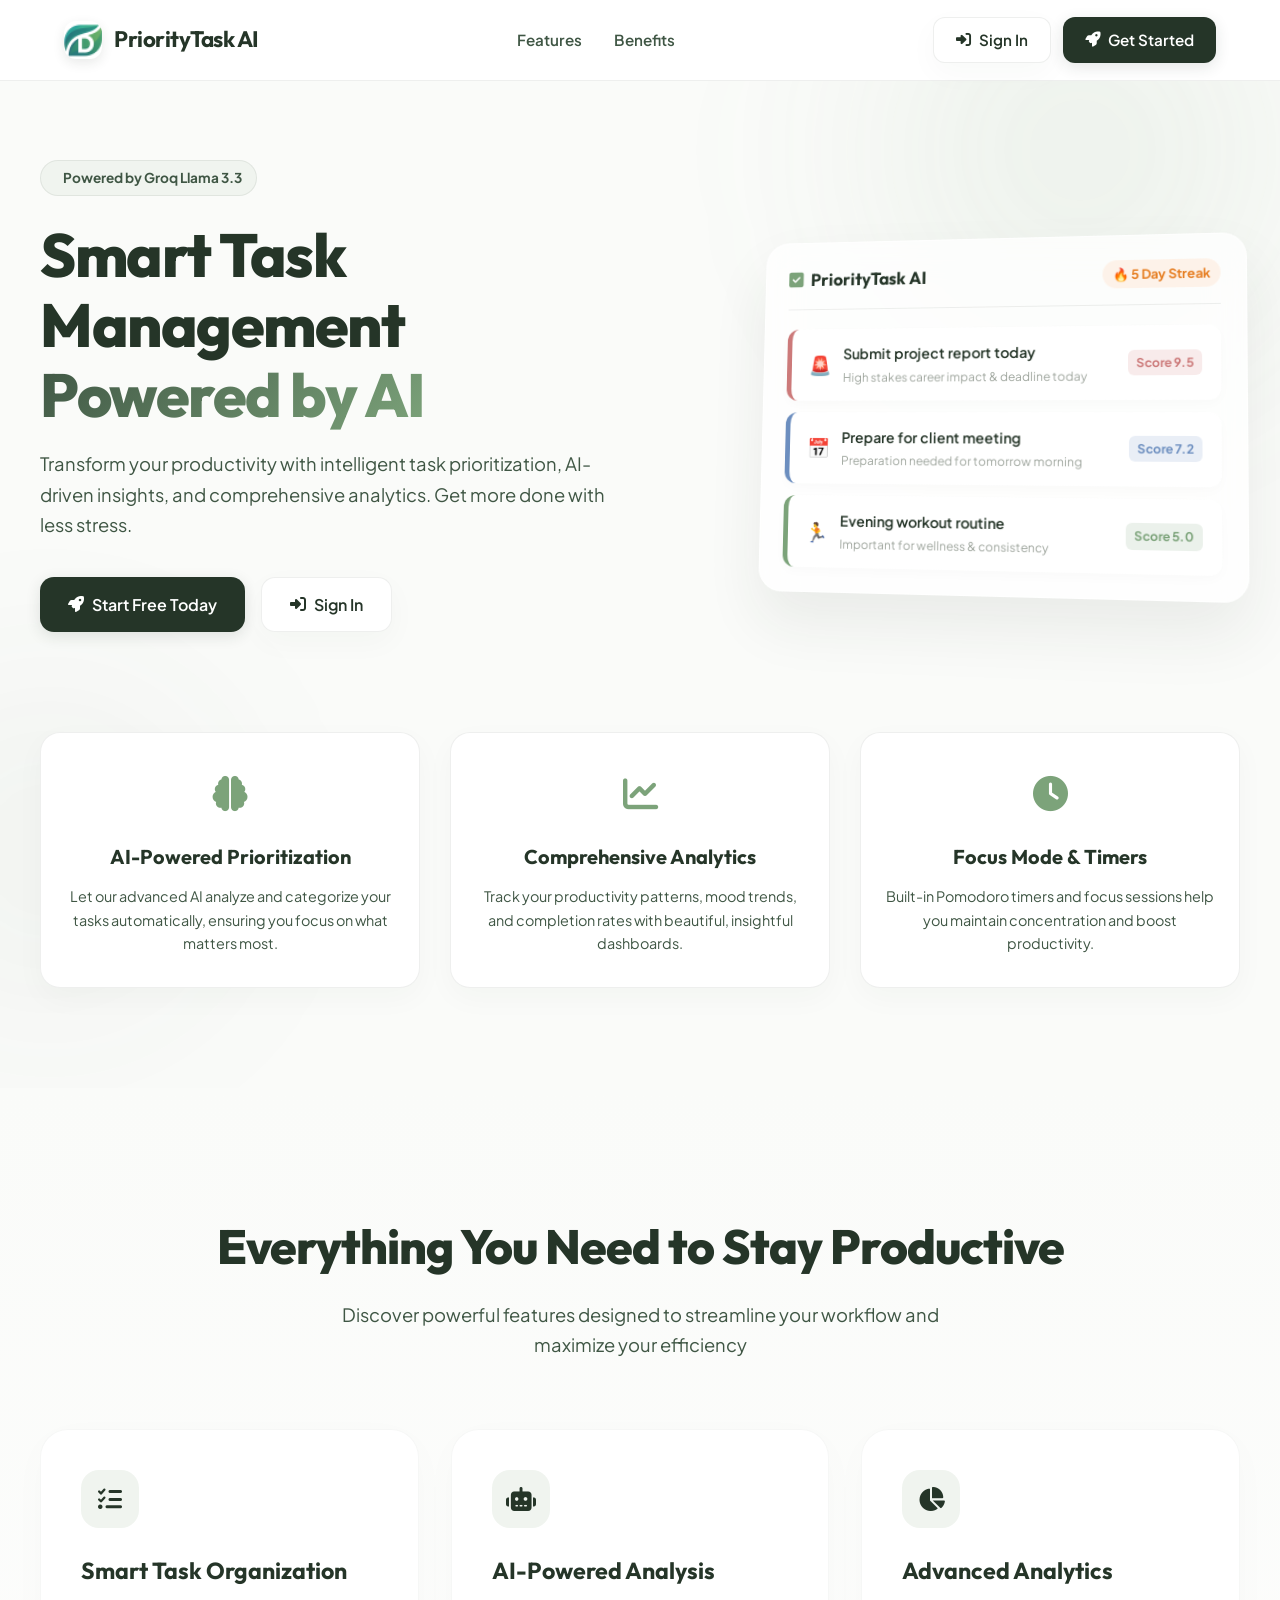
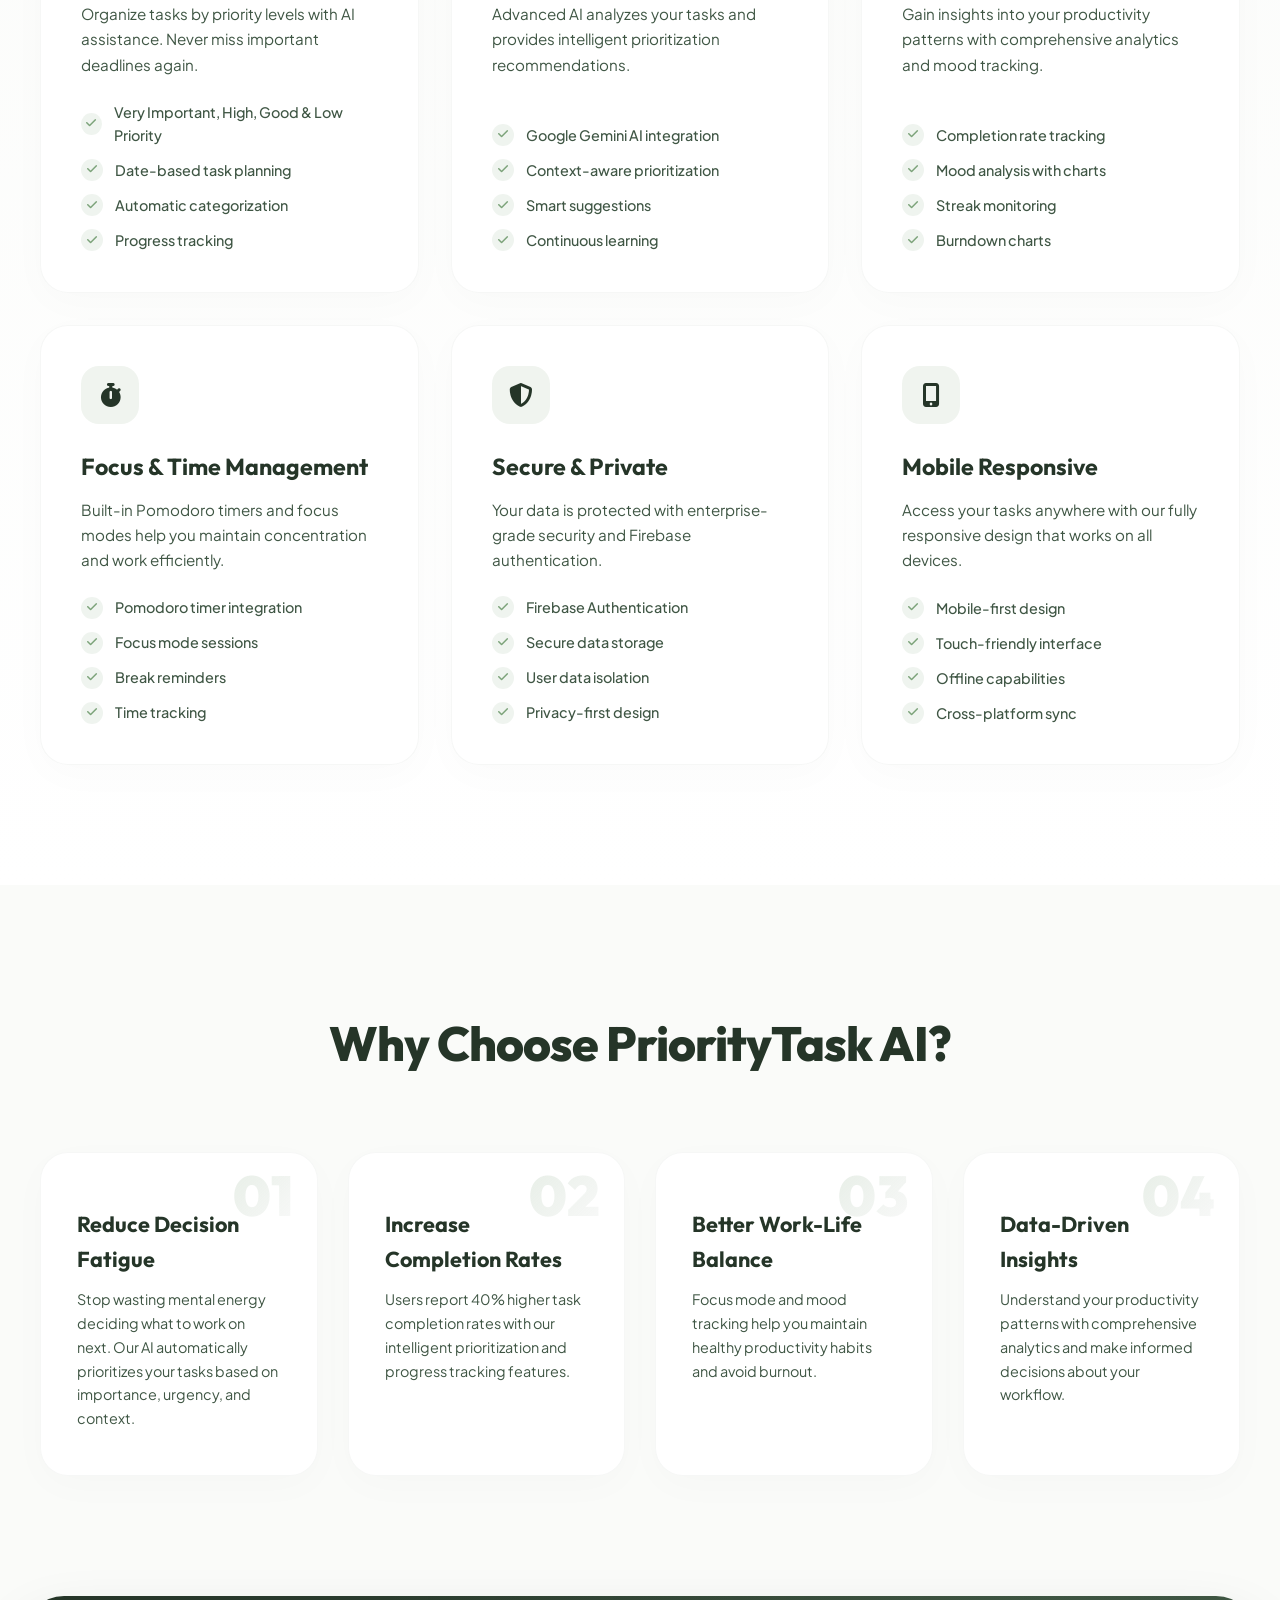
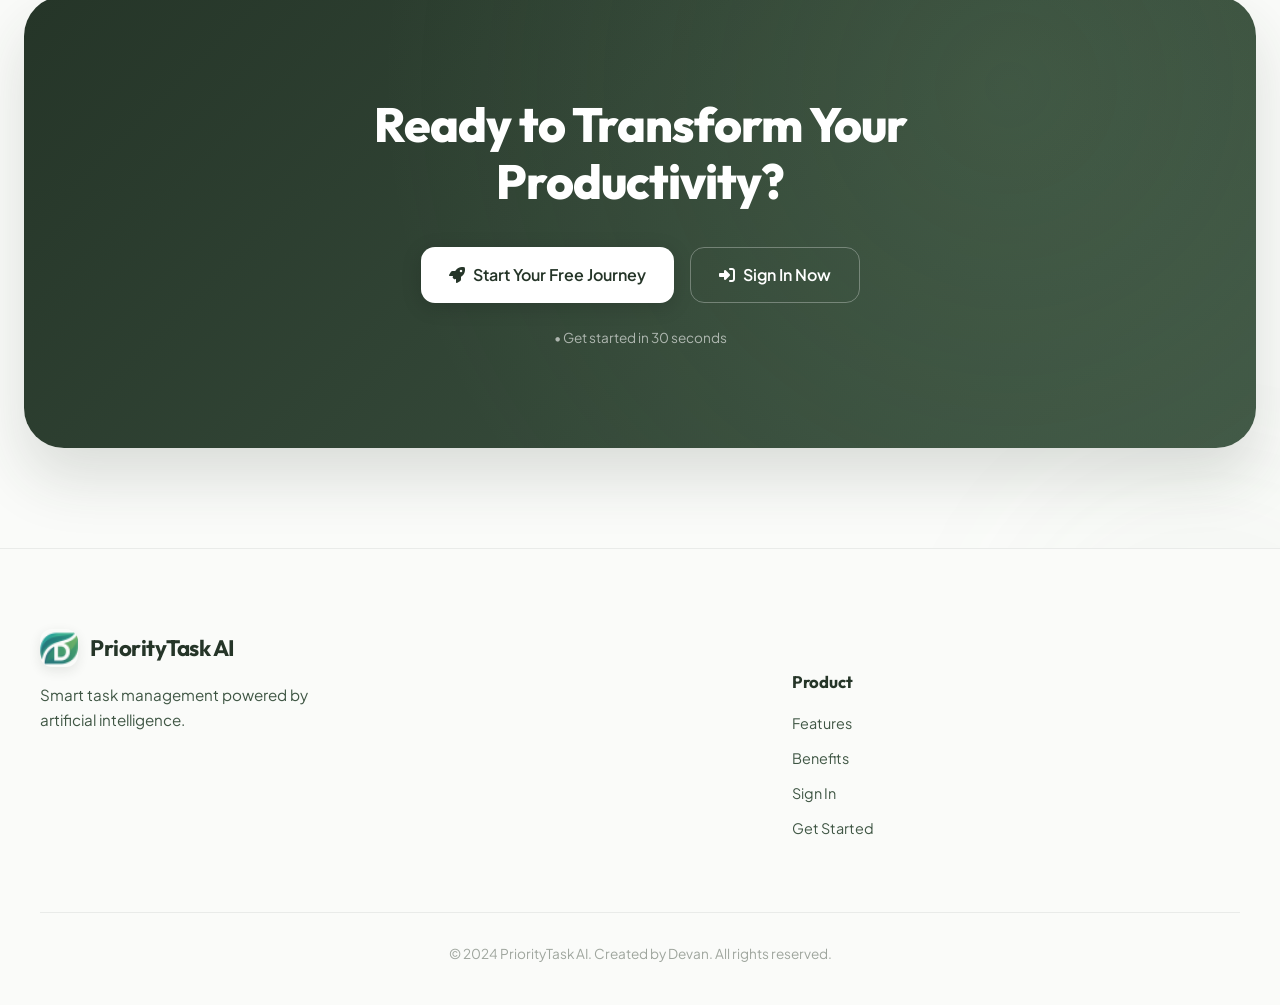
<file: landingpage.html>
<!DOCTYPE html>
<html lang="en">
  <head>
    <meta charset="UTF-8" />
    <meta name="viewport" content="width=device-width, initial-scale=1.0" />
    <title>PriorityTask AI - Smart Task Management</title>
    <link
      rel="shortcut icon"
      href="logo.png"
      type="image/x-icon"
    />

    <!-- Google Fonts -->
    <link rel="preconnect" href="https://fonts.googleapis.com" />
    <link rel="preconnect" href="https://fonts.gstatic.com" crossorigin />
    <link
      href="https://fonts.googleapis.com/css2?family=Outfit:wght@300;400;500;600;700;800&family=Plus+Jakarta+Sans:wght@300;400;500;600;700;800&display=swap"
      rel="stylesheet"
    />

    <!-- Font Awesome -->
    <link
      rel="stylesheet"
      href="https://cdnjs.cloudflare.com/ajax/libs/font-awesome/6.4.0/css/all.min.css"
    />

    <!-- AOS Animation Library -->
    <link href="https://unpkg.com/aos@2.3.1/dist/aos.css" rel="stylesheet" />

    <link rel="stylesheet" href="css/landing.css" />
  </head>
  <body>
    <!-- Ambient Glowing Background Blobs -->
    <div class="ambient-blob blob-1"></div>
    <div class="ambient-blob blob-2"></div>
    <div class="ambient-blob blob-3"></div>

    <!-- Header -->
    <header class="landing-header">
      <div class="header-container">
        <div class="logo-section">
          <div class="logo-placeholder">
            <img src="logo.png" alt="PriorityTask AI Logo" />
          </div>
          <div class="logo-text">PriorityTask AI</div>
        </div>

        <nav class="header-nav">
          <a href="#features" class="nav-link">Features</a>
          <a href="#benefits" class="nav-link">Benefits</a>
        </nav>

        <div class="header-buttons">
          <a href="login.html" class="btn btn-secondary">
            <i class="fas fa-sign-in-alt"></i>
            Sign In
          </a>
          <a href="login.html#register" class="btn btn-primary">
            <i class="fas fa-rocket"></i>
            Get Started
          </a>
        </div>
      </div>
    </header>

    <!-- Hero Section -->
    <section class="hero-section">
      <div class="hero-container">
        <div class="hero-grid">
          <div class="hero-content">
            <div class="hero-badge" data-aos="fade-up">
              <i class="fas fa-sparkles"></i> Powered by Groq Llama 3.3
            </div>
            <h1 class="hero-title" data-aos="fade-up">
              Smart Task Management<br />
              <span>Powered by AI</span>
            </h1>

            <p class="hero-subtitle" data-aos="fade-up" data-aos-delay="200">
              Transform your productivity with intelligent task prioritization,
              AI-driven insights, and comprehensive analytics. Get more done with
              less stress.
            </p>

            <div class="hero-buttons" data-aos="fade-up" data-aos-delay="400">
              <a href="login.html#register" class="btn btn-primary btn-hero">
                <i class="fas fa-rocket"></i>
                Start Free Today
              </a>
              <a href="login.html" class="btn btn-secondary btn-hero">
                <i class="fas fa-sign-in-alt"></i>
                Sign In
              </a>
            </div>
          </div>

          <div class="hero-mockup-wrapper" data-aos="fade-left" data-aos-delay="300">
            <div class="dashboard-mockup">
              <div class="mock-header">
                <div class="mock-title">
                  <i class="fas fa-square-check" style="color: var(--ph-new-light-green);"></i>
                  PriorityTask AI
                </div>
                <div class="mock-streak">
                  🔥 5 Day Streak
                </div>
              </div>
              <div class="mock-tasks">
                <div class="mock-task-card very-important">
                  <div class="mock-task-left">
                    <span class="mock-emoji">🚨</span>
                    <div>
                      <div class="mock-task-name">Submit project report today</div>
                      <div class="mock-task-reason">High stakes career impact & deadline today</div>
                    </div>
                  </div>
                  <span class="mock-badge vimp">Score 9.5</span>
                </div>
                <div class="mock-task-card high">
                  <div class="mock-task-left">
                    <span class="mock-emoji">📅</span>
                    <div>
                      <div class="mock-task-name">Prepare for client meeting</div>
                      <div class="mock-task-reason">Preparation needed for tomorrow morning</div>
                    </div>
                  </div>
                  <span class="mock-badge hi">Score 7.2</span>
                </div>
                <div class="mock-task-card good">
                  <div class="mock-task-left">
                    <span class="mock-emoji">🏃</span>
                    <div>
                      <div class="mock-task-name">Evening workout routine</div>
                      <div class="mock-task-reason">Important for wellness & consistency</div>
                    </div>
                  </div>
                  <span class="mock-badge gd">Score 5.0</span>
                </div>
              </div>
            </div>
          </div>
        </div>

        <div class="hero-features">
          <div class="hero-feature" data-aos="fade-up" data-aos-delay="500">
            <div class="hero-feature-icon">
              <i class="fas fa-brain"></i>
            </div>
            <h3>AI-Powered Prioritization</h3>
            <p>
              Let our advanced AI analyze and categorize your tasks
              automatically, ensuring you focus on what matters most.
            </p>
          </div>

          <div class="hero-feature" data-aos="fade-up" data-aos-delay="600">
            <div class="hero-feature-icon">
              <i class="fas fa-chart-line"></i>
            </div>
            <h3>Comprehensive Analytics</h3>
            <p>
              Track your productivity patterns, mood trends, and completion
              rates with beautiful, insightful dashboards.
            </p>
          </div>

          <div class="hero-feature" data-aos="fade-up" data-aos-delay="700">
            <div class="hero-feature-icon">
              <i class="fas fa-clock"></i>
            </div>
            <h3>Focus Mode & Timers</h3>
            <p>
              Built-in Pomodoro timers and focus sessions help you maintain
              concentration and boost productivity.
            </p>
          </div>
        </div>
      </div>
    </section>

    <!-- Features Section -->
    <section class="features-section" id="features">
      <div class="features-container">
        <div class="section-header">
          <h2 class="section-title" data-aos="fade-up">
            Everything You Need to Stay Productive
          </h2>
          <p class="section-subtitle" data-aos="fade-up" data-aos-delay="200">
            Discover powerful features designed to streamline your workflow and
            maximize your efficiency
          </p>
        </div>

        <div class="features-grid">
          <div class="feature-card" data-aos="fade-up" data-aos-delay="300">
            <div class="feature-icon">
              <i class="fas fa-tasks"></i>
            </div>
            <h3>Smart Task Organization</h3>
            <p>
              Organize tasks by priority levels with AI assistance. Never miss
              important deadlines again.
            </p>
            <ul class="feature-list">
              <li>
                <i class="fas fa-check"></i> Very Important, High, Good & Low
                Priority
              </li>
              <li><i class="fas fa-check"></i> Date-based task planning</li>
              <li><i class="fas fa-check"></i> Automatic categorization</li>
              <li><i class="fas fa-check"></i> Progress tracking</li>
            </ul>
          </div>

          <div class="feature-card" data-aos="fade-up" data-aos-delay="400">
            <div class="feature-icon">
              <i class="fas fa-robot"></i>
            </div>
            <h3>AI-Powered Analysis</h3>
            <p>
              Advanced AI analyzes your tasks and provides intelligent
              prioritization recommendations.
            </p>
            <ul class="feature-list">
              <li><i class="fas fa-check"></i> Google Gemini AI integration</li>
              <li><i class="fas fa-check"></i> Context-aware prioritization</li>
              <li><i class="fas fa-check"></i> Smart suggestions</li>
              <li><i class="fas fa-check"></i> Continuous learning</li>
            </ul>
          </div>

          <div class="feature-card" data-aos="fade-up" data-aos-delay="500">
            <div class="feature-icon">
              <i class="fas fa-chart-pie"></i>
            </div>
            <h3>Advanced Analytics</h3>
            <p>
              Gain insights into your productivity patterns with comprehensive
              analytics and mood tracking.
            </p>
            <ul class="feature-list">
              <li><i class="fas fa-check"></i> Completion rate tracking</li>
              <li><i class="fas fa-check"></i> Mood analysis with charts</li>
              <li><i class="fas fa-check"></i> Streak monitoring</li>
              <li><i class="fas fa-check"></i> Burndown charts</li>
            </ul>
          </div>

          <div class="feature-card" data-aos="fade-up" data-aos-delay="600">
            <div class="feature-icon">
              <i class="fas fa-stopwatch"></i>
            </div>
            <h3>Focus & Time Management</h3>
            <p>
              Built-in Pomodoro timers and focus modes help you maintain
              concentration and work efficiently.
            </p>
            <ul class="feature-list">
              <li><i class="fas fa-check"></i> Pomodoro timer integration</li>
              <li><i class="fas fa-check"></i> Focus mode sessions</li>
              <li><i class="fas fa-check"></i> Break reminders</li>
              <li><i class="fas fa-check"></i> Time tracking</li>
            </ul>
          </div>

          <div class="feature-card" data-aos="fade-up" data-aos-delay="700">
            <div class="feature-icon">
              <i class="fas fa-shield-alt"></i>
            </div>
            <h3>Secure & Private</h3>
            <p>
              Your data is protected with enterprise-grade security and Firebase
              authentication.
            </p>
            <ul class="feature-list">
              <li><i class="fas fa-check"></i> Firebase Authentication</li>
              <li><i class="fas fa-check"></i> Secure data storage</li>
              <li><i class="fas fa-check"></i> User data isolation</li>
              <li><i class="fas fa-check"></i> Privacy-first design</li>
            </ul>
          </div>

          <div class="feature-card" data-aos="fade-up" data-aos-delay="800">
            <div class="feature-icon">
              <i class="fas fa-mobile-alt"></i>
            </div>
            <h3>Mobile Responsive</h3>
            <p>
              Access your tasks anywhere with our fully responsive design that
              works on all devices.
            </p>
            <ul class="feature-list">
              <li><i class="fas fa-check"></i> Mobile-first design</li>
              <li><i class="fas fa-check"></i> Touch-friendly interface</li>
              <li><i class="fas fa-check"></i> Offline capabilities</li>
              <li><i class="fas fa-check"></i> Cross-platform sync</li>
            </ul>
          </div>
        </div>
      </div>
    </section>

    <!-- Benefits Section -->
    <section class="benefits-section" id="benefits">
      <div class="benefits-container">
        <div class="section-header">
          <h2 class="section-title" data-aos="fade-up">
            Why Choose PriorityTask AI?
          </h2>
          <!-- <p class="section-subtitle" data-aos="fade-up" data-aos-delay="200">
            Join thousands of users who have transformed their productivity
          </p> -->
        </div>

        <div class="benefits-grid">
          <div class="benefit-card" data-aos="fade-right" data-aos-delay="300">
            <div class="benefit-number">01</div>
            <h3>Reduce Decision Fatigue</h3>
            <p>
              Stop wasting mental energy deciding what to work on next. Our AI
              automatically prioritizes your tasks based on importance, urgency,
              and context.
            </p>
          </div>

          <div class="benefit-card" data-aos="fade-right" data-aos-delay="400">
            <div class="benefit-number">02</div>
            <h3>Increase Completion Rates</h3>
            <p>
              Users report 40% higher task completion rates with our intelligent
              prioritization and progress tracking features.
            </p>
          </div>

          <div class="benefit-card" data-aos="fade-right" data-aos-delay="500">
            <div class="benefit-number">03</div>
            <h3>Better Work-Life Balance</h3>
            <p>
              Focus mode and mood tracking help you maintain healthy
              productivity habits and avoid burnout.
            </p>
          </div>

          <div class="benefit-card" data-aos="fade-right" data-aos-delay="600">
            <div class="benefit-number">04</div>
            <h3>Data-Driven Insights</h3>
            <p>
              Understand your productivity patterns with comprehensive analytics
              and make informed decisions about your workflow.
            </p>
          </div>
        </div>
      </div>
    </section>

    <!-- Testimonials Section -->
    <!-- <section class="testimonials-section" id="testimonials">
      <div class="testimonials-container">
        <div class="section-header">
          <h2 class="section-title" data-aos="fade-up">What Our Users Say</h2>
          <p class="section-subtitle" data-aos="fade-up" data-aos-delay="200">
            Real feedback from productivity enthusiasts
          </p>
        </div>

        <div class="testimonials-grid">
          <div class="testimonial-card" data-aos="fade-up" data-aos-delay="300">
            <div class="testimonial-content">
              <div class="stars">
                <i class="fas fa-star"></i>
                <i class="fas fa-star"></i>
                <i class="fas fa-star"></i>
                <i class="fas fa-star"></i>
                <i class="fas fa-star"></i>
              </div>
              <p>
                "PriorityTask AI has completely transformed how I manage my
                daily tasks. The AI prioritization is incredibly accurate and
                saves me hours of planning time."
              </p>
            </div>
            <div class="testimonial-author">
              <div class="author-avatar">
                <i class="fas fa-user"></i>
              </div>
              <div class="author-info">
                <h4>Sarah Johnson</h4>
                <span>Project Manager</span>
              </div>
            </div>
          </div>

          <div class="testimonial-card" data-aos="fade-up" data-aos-delay="400">
            <div class="testimonial-content">
              <div class="stars">
                <i class="fas fa-star"></i>
                <i class="fas fa-star"></i>
                <i class="fas fa-star"></i>
                <i class="fas fa-star"></i>
                <i class="fas fa-star"></i>
              </div>
              <p>
                "The analytics dashboard gives me incredible insights into my
                productivity patterns. I can see exactly when I'm most
                productive and plan accordingly."
              </p>
            </div>
            <div class="testimonial-author">
              <div class="author-avatar">
                <i class="fas fa-user"></i>
              </div>
              <div class="author-info">
                <h4>Michael Chen</h4>
                <span>Software Developer</span>
              </div>
            </div>
          </div>

          <div class="testimonial-card" data-aos="fade-up" data-aos-delay="500">
            <div class="testimonial-content">
              <div class="stars">
                <i class="fas fa-star"></i>
                <i class="fas fa-star"></i>
                <i class="fas fa-star"></i>
                <i class="fas fa-star"></i>
                <i class="fas fa-star"></i>
              </div>
              <p>
                "The focus mode with Pomodoro timers has helped me maintain
                concentration for longer periods. My productivity has increased
                by at least 30%."
              </p>
            </div>
            <div class="testimonial-author">
              <div class="author-avatar">
                <i class="fas fa-user"></i>
              </div>
              <div class="author-info">
                <h4>Emily Rodriguez</h4>
                <span>Marketing Specialist</span>
              </div>
            </div>
          </div>
        </div>
      </div>
    </section> -->

    <!-- CTA Section -->
    <section class="cta-section">
      <div class="cta-container">
        <div class="cta-content" data-aos="fade-up">
          <h2>Ready to Transform Your Productivity?</h2>
          <!-- <p>
            Join thousands of users who have already discovered the power of
            AI-driven task management.
          </p> -->
          <div class="cta-buttons">
            <a href="login.html#register" class="btn btn-primary btn-hero">
              <i class="fas fa-rocket"></i>
              Start Your Free Journey
            </a>
            <a href="login.html" class="btn btn-secondary btn-hero">
              <i class="fas fa-sign-in-alt"></i>
              Sign In Now
            </a>
          </div>
          <p class="cta-note">• Get started in 30 seconds</p>
        </div>
      </div>
    </section>

    <!-- Footer -->
    <footer class="landing-footer">
      <div class="footer-container">
        <div class="footer-content">
          <div class="footer-logo">
            <div class="logo-section">
              <div class="logo-placeholder">
                <img
                  src="logo.png"
                  alt="PriorityTask AI Logo"
                />
              </div>
              <div class="logo-text">PriorityTask AI</div>
            </div>
            <p>Smart task management powered by artificial intelligence.</p>
          </div>

          <div class="footer-links">
            <div class="footer-column">
              <!-- <h4>Product</h4>
              <a href="#features">Features</a>
              <a href="#benefits">Benefits</a>
              <a href="login.html">Sign In</a>
              <a href="login.html#register">Get Started</a> -->
            </div>

            <!-- <div class="footer-column">
              <h4>Support</h4>
              <a href="#help">Help Center</a>
              <a href="#contact">Contact Us</a>
              <a href="#privacy">Privacy Policy</a>
              <a href="#terms">Terms of Service</a>
            </div> -->
            <div class="footer-column">
              <h4>Product</h4>
              <a href="#features">Features</a>
              <a href="#benefits">Benefits</a>
              <a href="login.html">Sign In</a>
              <a href="login.html#register">Get Started</a>
            </div>
          </div>
        </div>

        <div class="footer-bottom">
          <p>
            &copy; 2024 PriorityTask AI. Created by Devan. All rights reserved.
          </p>
        </div>
      </div>
    </footer>

    <!-- AOS Animation Library -->
    <script src="https://unpkg.com/aos@2.3.1/dist/aos.js"></script>

    <script>
      // Initialize AOS animations
      AOS.init({
        duration: 800,
        easing: "ease-in-out",
        once: true,
        offset: 100,
      });

      // Header scroll effect
      window.addEventListener("scroll", function () {
        const header = document.querySelector(".landing-header");
        if (window.scrollY > 50) {
          header.style.background = "rgba(255, 255, 255, 0.95)";
          header.style.backdropFilter = "blur(10px)";
        } else {
          header.style.background = "var(--ph-new-white)";
          header.style.backdropFilter = "none";
        }
      });

      // Smooth scrolling for navigation links
      document.querySelectorAll('a[href^="#"]').forEach((anchor) => {
        anchor.addEventListener("click", function (e) {
          e.preventDefault();
          const target = document.querySelector(this.getAttribute("href"));
          if (target) {
            target.scrollIntoView({
              behavior: "smooth",
              block: "start",
            });
          }
        });
      });

      // Handle register link hash
      if (window.location.hash === "#register") {
        window.location.href = "login.html#register";
      }
    </script>
  </body>
</html>
</file>
<file: css/landing.css>
:root {
  /* Premium Plantitas UI Theme Colors */
  --ph-new-bg-page: #fafbf9;
  --ph-new-white: #ffffff;
  --ph-new-dark-green: #253528;
  --ph-new-medium-green: #3f5644;
  --ph-new-light-green: #7ca37a;
  --ph-new-soft-green-bg: #f0f4ef;

  --ph-new-text-dark: var(--ph-new-dark-green);
  --ph-new-text-medium: var(--ph-new-medium-green);
  --ph-new-text-light-on-dark: var(--ph-new-white);
  --ph-new-text-placeholder: #9fa69e;

  --ph-new-border-color: rgba(37, 53, 40, 0.08);
  --ph-new-shadow: 0 10px 30px rgba(37, 53, 40, 0.03);
  --ph-new-shadow-hover: 0 20px 40px rgba(37, 53, 40, 0.08);

  --font-primary: "Plus Jakarta Sans", sans-serif;
  --font-headings: "Outfit", sans-serif;

  /* Accent colors */
  --accent-blue: #6c8ebf;
  --accent-red: #cc7a7a;
  --accent-yellow: #dfba6b;
  --accent-purple: #9c7caf;
}

*,
*::before,
*::after {
  box-sizing: border-box;
  margin: 0;
  padding: 0;
}

body {
  font-family: var(--font-primary);
  background-color: var(--ph-new-bg-page);
  color: var(--ph-new-text-dark);
  line-height: 1.6;
  overflow-x: hidden;
  position: relative;
}

/* Ambient Glowing Backgrounds */
.ambient-blob {
  position: absolute;
  border-radius: 50%;
  filter: blur(100px);
  z-index: 1;
  pointer-events: none;
  opacity: 0.6;
}

.blob-1 {
  top: -150px;
  right: -100px;
  width: 600px;
  height: 600px;
  background: radial-gradient(circle, rgba(124, 163, 122, 0.25) 0%, rgba(250, 251, 249, 0) 70%);
}

.blob-2 {
  top: 600px;
  left: -200px;
  width: 500px;
  height: 500px;
  background: radial-gradient(circle, rgba(63, 86, 68, 0.12) 0%, rgba(250, 251, 249, 0) 70%);
}

.blob-3 {
  bottom: 100px;
  right: -150px;
  width: 450px;
  height: 450px;
  background: radial-gradient(circle, rgba(124, 163, 122, 0.18) 0%, rgba(250, 251, 249, 0) 70%);
}

/* Header Styles */
.landing-header {
  background: rgba(255, 255, 255, 0.8);
  backdrop-filter: blur(15px);
  -webkit-backdrop-filter: blur(15px);
  border-bottom: 1px solid var(--ph-new-border-color);
  position: fixed;
  top: 0;
  left: 0;
  right: 0;
  z-index: 1000;
  transition: all 0.4s cubic-bezier(0.16, 1, 0.3, 1);
}

.header-container {
  max-width: 1200px;
  margin: 0 auto;
  padding: 0 24px;
  display: flex;
  align-items: center;
  justify-content: space-between;
  height: 80px;
}

.logo-section {
  display: flex;
  align-items: center;
  gap: 12px;
  text-decoration: none;
}

.logo-placeholder {
  width: 38px;
  height: 38px;
  border-radius: 12px;
  overflow: hidden;
  display: flex;
  align-items: center;
  justify-content: center;
  box-shadow: 0 4px 12px rgba(37, 53, 40, 0.1);
}

.logo-placeholder img {
  width: 100%;
  height: 100%;
  object-fit: cover;
}

.logo-text {
  font-family: var(--font-headings);
  font-size: 1.4em;
  font-weight: 700;
  color: var(--ph-new-dark-green);
  letter-spacing: -0.5px;
}

.header-nav {
  display: flex;
  align-items: center;
  gap: 32px;
}

.nav-link {
  text-decoration: none;
  color: var(--ph-new-text-medium);
  font-weight: 600;
  font-size: 0.95em;
  transition: color 0.3s ease;
  position: relative;
}

.nav-link:hover {
  color: var(--ph-new-dark-green);
}

.nav-link::after {
  content: "";
  position: absolute;
  bottom: -6px;
  left: 0;
  width: 0;
  height: 2px;
  background: var(--ph-new-light-green);
  transition: width 0.3s cubic-bezier(0.16, 1, 0.3, 1);
}

.nav-link:hover::after {
  width: 100%;
}

.header-buttons {
  display: flex;
  gap: 12px;
}

/* Button UI */
.btn {
  padding: 10px 22px;
  border-radius: 12px;
  font-family: var(--font-primary);
  font-weight: 600;
  text-decoration: none;
  transition: all 0.3s cubic-bezier(0.16, 1, 0.3, 1);
  cursor: pointer;
  border: none;
  font-size: 0.95em;
  display: inline-flex;
  align-items: center;
  gap: 8px;
}

.btn-primary {
  background: var(--ph-new-dark-green);
  color: var(--ph-new-white);
  box-shadow: 0 4px 15px rgba(37, 53, 40, 0.12);
}

.btn-primary:hover {
  background: var(--ph-new-medium-green);
  transform: translateY(-2px);
  box-shadow: 0 8px 25px rgba(37, 53, 40, 0.2);
}

.btn-secondary {
  background: var(--ph-new-white);
  color: var(--ph-new-dark-green);
  border: 1.5px solid var(--ph-new-border-color);
  box-shadow: var(--ph-new-shadow);
}

.btn-secondary:hover {
  background: var(--ph-new-soft-green-bg);
  color: var(--ph-new-dark-green);
  transform: translateY(-2px);
  border-color: rgba(37, 53, 40, 0.2);
}

/* Hero Section */
.hero-section {
  padding: 160px 24px 100px;
  text-align: center;
  position: relative;
  overflow: hidden;
}

.hero-container {
  max-width: 1200px;
  margin: 0 auto;
  position: relative;
  z-index: 2;
}

.hero-grid {
  display: grid;
  grid-template-columns: 1.15fr 0.85fr;
  gap: 60px;
  align-items: center;
  text-align: left;
}

.hero-content {
  display: flex;
  flex-direction: column;
  justify-content: center;
}

.hero-badge {
  display: inline-flex;
  align-items: center;
  gap: 8px;
  background: var(--ph-new-soft-green-bg);
  border: 1px solid var(--ph-new-border-color);
  padding: 6px 14px;
  border-radius: 30px;
  font-size: 0.85em;
  font-weight: 700;
  color: var(--ph-new-medium-green);
  width: fit-content;
  margin-bottom: 24px;
}

.hero-title {
  font-family: var(--font-headings);
  font-size: 3.8em;
  font-weight: 800;
  color: var(--ph-new-dark-green);
  margin-bottom: 20px;
  line-height: 1.15;
  letter-spacing: -1.5px;
}

.hero-title span {
  background: linear-gradient(135deg, var(--ph-new-medium-green) 0%, var(--ph-new-light-green) 100%);
  -webkit-background-clip: text;
  -webkit-text-fill-color: transparent;
}

.hero-subtitle {
  font-size: 1.15em;
  color: var(--ph-new-text-medium);
  margin-bottom: 36px;
  max-width: 580px;
  line-height: 1.65;
}

.hero-buttons {
  display: flex;
  gap: 16px;
  margin-bottom: 40px;
}

.btn-hero {
  padding: 14px 28px;
  font-size: 1em;
  border-radius: 14px;
}

/* Interactive Dashboard Mockup */
.hero-mockup-wrapper {
  position: relative;
  display: flex;
  justify-content: center;
}

.dashboard-mockup {
  background: rgba(255, 255, 255, 0.75);
  backdrop-filter: blur(20px);
  -webkit-backdrop-filter: blur(20px);
  border: 1px solid rgba(255, 255, 255, 0.6);
  border-radius: 24px;
  padding: 24px;
  width: 100%;
  box-shadow: 0 30px 60px rgba(37, 53, 40, 0.08);
  transform: perspective(1000px) rotateY(-8deg) rotateX(4deg) translateZ(10px);
  transition: all 0.6s cubic-bezier(0.16, 1, 0.3, 1);
}

.dashboard-mockup:hover {
  transform: perspective(1000px) rotateY(0deg) rotateX(0deg) translateZ(20px);
  box-shadow: 0 40px 80px rgba(37, 53, 40, 0.12);
}

.mock-header {
  display: flex;
  justify-content: space-between;
  align-items: center;
  border-bottom: 1.5px solid var(--ph-new-border-color);
  padding-bottom: 16px;
  margin-bottom: 20px;
}

.mock-title {
  font-family: var(--font-headings);
  font-size: 1.1em;
  font-weight: 700;
  display: flex;
  align-items: center;
  gap: 8px;
}

.mock-streak {
  background: #fdf2e9;
  color: #e67e22;
  padding: 4px 10px;
  border-radius: 20px;
  font-size: 0.8em;
  font-weight: 700;
  display: flex;
  align-items: center;
  gap: 4px;
}

.mock-tasks {
  display: flex;
  flex-direction: column;
  gap: 12px;
}

.mock-task-card {
  background: var(--ph-new-white);
  border-radius: 12px;
  padding: 14px 18px;
  border-left: 5px solid transparent;
  box-shadow: 0 4px 12px rgba(37, 53, 40, 0.02);
  display: flex;
  align-items: center;
  justify-content: space-between;
}

.mock-task-card.very-important {
  border-left-color: var(--accent-red);
}

.mock-task-card.high {
  border-left-color: var(--accent-blue);
}

.mock-task-card.good {
  border-left-color: var(--ph-new-light-green);
}

.mock-task-left {
  display: flex;
  align-items: center;
  gap: 12px;
}

.mock-emoji {
  font-size: 1.2em;
}

.mock-task-name {
  font-weight: 600;
  font-size: 0.9em;
  color: var(--ph-new-dark-green);
}

.mock-task-reason {
  font-size: 0.75em;
  color: var(--ph-new-text-placeholder);
  margin-top: 2px;
}

.mock-badge {
  font-size: 0.75em;
  font-weight: 700;
  padding: 3px 8px;
  border-radius: 6px;
}

.mock-badge.vimp {
  background: rgba(204, 122, 122, 0.15);
  color: var(--accent-red);
}

.mock-badge.hi {
  background: rgba(108, 142, 191, 0.15);
  color: var(--accent-blue);
}

.mock-badge.gd {
  background: rgba(124, 163, 122, 0.15);
  color: var(--ph-new-light-green);
}

/* Feature grid icons */
.hero-features {
  display: grid;
  grid-template-columns: repeat(3, 1fr);
  gap: 30px;
  margin-top: 60px;
  width: 100%;
}

.hero-feature {
  background: var(--ph-new-white);
  padding: 32px 24px;
  border-radius: 20px;
  border: 1px solid var(--ph-new-border-color);
  box-shadow: var(--ph-new-shadow);
  transition: all 0.3s cubic-bezier(0.16, 1, 0.3, 1);
}

.hero-feature:hover {
  transform: translateY(-6px);
  box-shadow: var(--ph-new-shadow-hover);
}

.hero-feature-icon {
  font-size: 2.2em;
  color: var(--ph-new-light-green);
  margin-bottom: 20px;
}

.hero-feature h3 {
  font-family: var(--font-headings);
  font-size: 1.25em;
  font-weight: 700;
  color: var(--ph-new-dark-green);
  margin-bottom: 12px;
}

.hero-feature p {
  color: var(--ph-new-text-medium);
  font-size: 0.9em;
  line-height: 1.6;
}

/* Features Section */
.features-section {
  padding: 120px 24px;
  background: linear-gradient(180deg, var(--ph-new-bg-page) 0%, var(--ph-new-white) 100%);
  position: relative;
  z-index: 2;
}

.features-container {
  max-width: 1200px;
  margin: 0 auto;
}

.section-header {
  text-align: center;
  margin-bottom: 70px;
}

.section-title {
  font-family: var(--font-headings);
  font-size: 3em;
  font-weight: 800;
  color: var(--ph-new-dark-green);
  margin-bottom: 16px;
  letter-spacing: -1px;
}

.section-subtitle {
  font-size: 1.15em;
  color: var(--ph-new-text-medium);
  max-width: 600px;
  margin: 0 auto;
}

.features-grid {
  display: grid;
  grid-template-columns: repeat(auto-fit, minmax(340px, 1fr));
  gap: 32px;
}

/* Upgraded Feature Cards */
.feature-card {
  background: var(--ph-new-white);
  padding: 40px;
  border-radius: 28px;
  border: 1px solid rgba(37, 53, 40, 0.04);
  box-shadow: 0 10px 40px rgba(37, 53, 40, 0.02);
  transition: all 0.4s cubic-bezier(0.16, 1, 0.3, 1);
  display: flex;
  flex-direction: column;
  position: relative;
  overflow: hidden;
}

.feature-card:hover {
  transform: translateY(-10px);
  box-shadow: 0 30px 60px rgba(37, 53, 40, 0.07);
  border-color: rgba(124, 163, 122, 0.2);
}

.feature-icon {
  width: 58px;
  height: 58px;
  background: var(--ph-new-soft-green-bg);
  border-radius: 18px;
  display: flex;
  align-items: center;
  justify-content: center;
  font-size: 1.5em;
  color: var(--ph-new-dark-green);
  margin-bottom: 24px;
  transition: all 0.4s cubic-bezier(0.16, 1, 0.3, 1);
}

.feature-card:hover .feature-icon {
  background: linear-gradient(135deg, var(--ph-new-dark-green) 0%, var(--ph-new-medium-green) 100%);
  color: var(--ph-new-white);
  transform: rotate(5deg) scale(1.05);
  box-shadow: 0 8px 20px rgba(37, 53, 40, 0.15);
}

.feature-card h3 {
  font-family: var(--font-headings);
  font-size: 1.45em;
  font-weight: 700;
  color: var(--ph-new-dark-green);
  margin-bottom: 12px;
}

.feature-card p {
  color: var(--ph-new-text-medium);
  line-height: 1.65;
  font-size: 0.95em;
  margin-bottom: 24px;
}

/* Styled Bullet Items */
.feature-list {
  list-style: none;
  padding: 0;
  display: flex;
  flex-direction: column;
  gap: 12px;
  margin-top: auto;
}

.feature-list li {
  display: flex;
  align-items: center;
  gap: 12px;
  color: var(--ph-new-text-medium);
  font-size: 0.9em;
  font-weight: 500;
}

.feature-list li i {
  color: var(--ph-new-light-green);
  font-size: 0.8em;
  background: rgba(124, 163, 122, 0.12);
  width: 22px;
  height: 22px;
  border-radius: 50%;
  display: flex;
  align-items: center;
  justify-content: center;
  transition: all 0.3s ease;
}

.feature-card:hover .feature-list li i {
  background: rgba(124, 163, 122, 0.2);
  color: var(--ph-new-dark-green);
}

/* Benefits Section */
.benefits-section {
  padding: 120px 24px;
  background: var(--ph-new-bg-page);
  position: relative;
  z-index: 2;
}

.benefits-container {
  max-width: 1200px;
  margin: 0 auto;
}

.benefits-grid {
  display: grid;
  grid-template-columns: repeat(auto-fit, minmax(260px, 1fr));
  gap: 30px;
  margin-top: 60px;
}

/* Upgraded Benefit Cards */
.benefit-card {
  background: var(--ph-new-white);
  padding: 44px 36px;
  border-radius: 28px;
  border: 1px solid rgba(37, 53, 40, 0.04);
  box-shadow: 0 10px 40px rgba(37, 53, 40, 0.02);
  transition: all 0.4s cubic-bezier(0.16, 1, 0.3, 1);
  position: relative;
  overflow: hidden;
}

.benefit-card:hover {
  transform: translateY(-8px);
  box-shadow: 0 30px 60px rgba(37, 53, 40, 0.06);
  border-color: rgba(124, 163, 122, 0.15);
}

.benefit-number {
  font-family: var(--font-headings);
  font-size: 3.5em;
  font-weight: 900;
  background: linear-gradient(135deg, rgba(124, 163, 122, 0.18) 0%, rgba(37, 53, 40, 0.03) 100%);
  -webkit-background-clip: text;
  -webkit-text-fill-color: transparent;
  position: absolute;
  top: 15px;
  right: 24px;
  line-height: 1;
}

.benefit-card h3 {
  font-family: var(--font-headings);
  font-size: 1.35em;
  font-weight: 700;
  color: var(--ph-new-dark-green);
  margin-bottom: 12px;
  margin-top: 10px;
}

.benefit-card p {
  color: var(--ph-new-text-medium);
  font-size: 0.9em;
  line-height: 1.65;
}

/* Modern Floating CTA Section */
.cta-section {
  padding: 100px 24px;
  background: radial-gradient(circle at 80% 20%, rgba(124, 163, 122, 0.15) 0%, transparent 60%),
              linear-gradient(135deg, var(--ph-new-dark-green) 0%, var(--ph-new-medium-green) 100%);
  color: var(--ph-new-white);
  text-align: center;
  position: relative;
  z-index: 2;
  overflow: hidden;
  border-radius: 40px;
  margin: 0 24px 100px;
  box-shadow: 0 30px 60px rgba(37, 53, 40, 0.15);
}

.cta-container {
  max-width: 800px;
  margin: 0 auto;
  position: relative;
  z-index: 3;
}

.cta-content h2 {
  font-family: var(--font-headings);
  font-size: 3em;
  font-weight: 800;
  margin-bottom: 20px;
  letter-spacing: -1px;
  line-height: 1.2;
}

.cta-buttons {
  display: flex;
  gap: 16px;
  justify-content: center;
  margin-top: 36px;
  margin-bottom: 24px;
}

.cta-buttons .btn-primary {
  background: var(--ph-new-white);
  color: var(--ph-new-dark-green);
  box-shadow: 0 4px 20px rgba(0, 0, 0, 0.15);
}

.cta-buttons .btn-primary:hover {
  background: var(--ph-new-soft-green-bg);
  transform: translateY(-2px);
}

.cta-buttons .btn-secondary {
  background: transparent;
  color: var(--ph-new-white);
  border: 1.5px solid rgba(255, 255, 255, 0.3);
  box-shadow: none;
}

.cta-buttons .btn-secondary:hover {
  background: rgba(255, 255, 255, 0.1);
  border-color: rgba(255, 255, 255, 0.6);
  transform: translateY(-2px);
}

.cta-note {
  font-size: 0.85em;
  color: rgba(255, 255, 255, 0.6);
}

/* Footer */
.landing-footer {
  background: var(--ph-new-bg-page);
  border-top: 1px solid var(--ph-new-border-color);
  padding: 80px 24px 40px;
  position: relative;
  z-index: 2;
}

.footer-container {
  max-width: 1200px;
  margin: 0 auto;
}

.footer-content {
  display: grid;
  grid-template-columns: 1.5fr 1fr;
  gap: 80px;
  margin-bottom: 60px;
}

.footer-logo p {
  color: var(--ph-new-text-medium);
  font-size: 0.95em;
  margin-top: 16px;
  max-width: 320px;
}

.footer-links {
  display: grid;
  grid-template-columns: 1fr;
  gap: 40px;
}

.footer-column h4 {
  font-family: var(--font-headings);
  font-size: 1.05em;
  font-weight: 700;
  color: var(--ph-new-dark-green);
  margin-bottom: 16px;
}

.footer-column a {
  display: block;
  text-decoration: none;
  color: var(--ph-new-text-medium);
  font-size: 0.9em;
  margin-bottom: 12px;
  transition: color 0.3s ease;
}

.footer-column a:hover {
  color: var(--ph-new-light-green);
}

.footer-bottom {
  border-top: 1px solid var(--ph-new-border-color);
  padding-top: 30px;
  text-align: center;
}

.footer-bottom p {
  color: var(--ph-new-text-placeholder);
  font-size: 0.85em;
}

/* Mobile Responsiveness */
@media (max-width: 992px) {
  .hero-grid {
    grid-template-columns: 1fr;
    text-align: center;
    gap: 40px;
  }

  .hero-content {
    align-items: center;
  }

  .hero-subtitle {
    margin-left: auto;
    margin-right: auto;
  }

  .hero-buttons {
    justify-content: center;
  }

  .hero-mockup-wrapper {
    max-width: 500px;
    margin: 0 auto;
  }

  .dashboard-mockup {
    transform: none;
  }

  .dashboard-mockup:hover {
    transform: translateY(-5px);
  }

  .hero-features {
    grid-template-columns: 1fr;
    gap: 20px;
  }

  .footer-content {
    grid-template-columns: 1fr;
    gap: 40px;
  }
}

@media (max-width: 768px) {
  .hero-title {
    font-size: 2.8em;
  }

  .section-title {
    font-size: 2.3em;
  }

  .cta-content h2 {
    font-size: 2em;
  }

  .cta-buttons {
    flex-direction: column;
    align-items: center;
    gap: 12px;
  }

  .cta-buttons .btn {
    width: 100%;
    max-width: 300px;
    justify-content: center;
  }

  .header-nav {
    display: none;
  }
}

@media (max-width: 480px) {
  .hero-title {
    font-size: 2.2em;
  }

  .hero-subtitle {
    font-size: 1em;
  }

  .btn {
    width: 100%;
    justify-content: center;
  }

  .header-buttons {
    display: none;
  }
}
</file>
